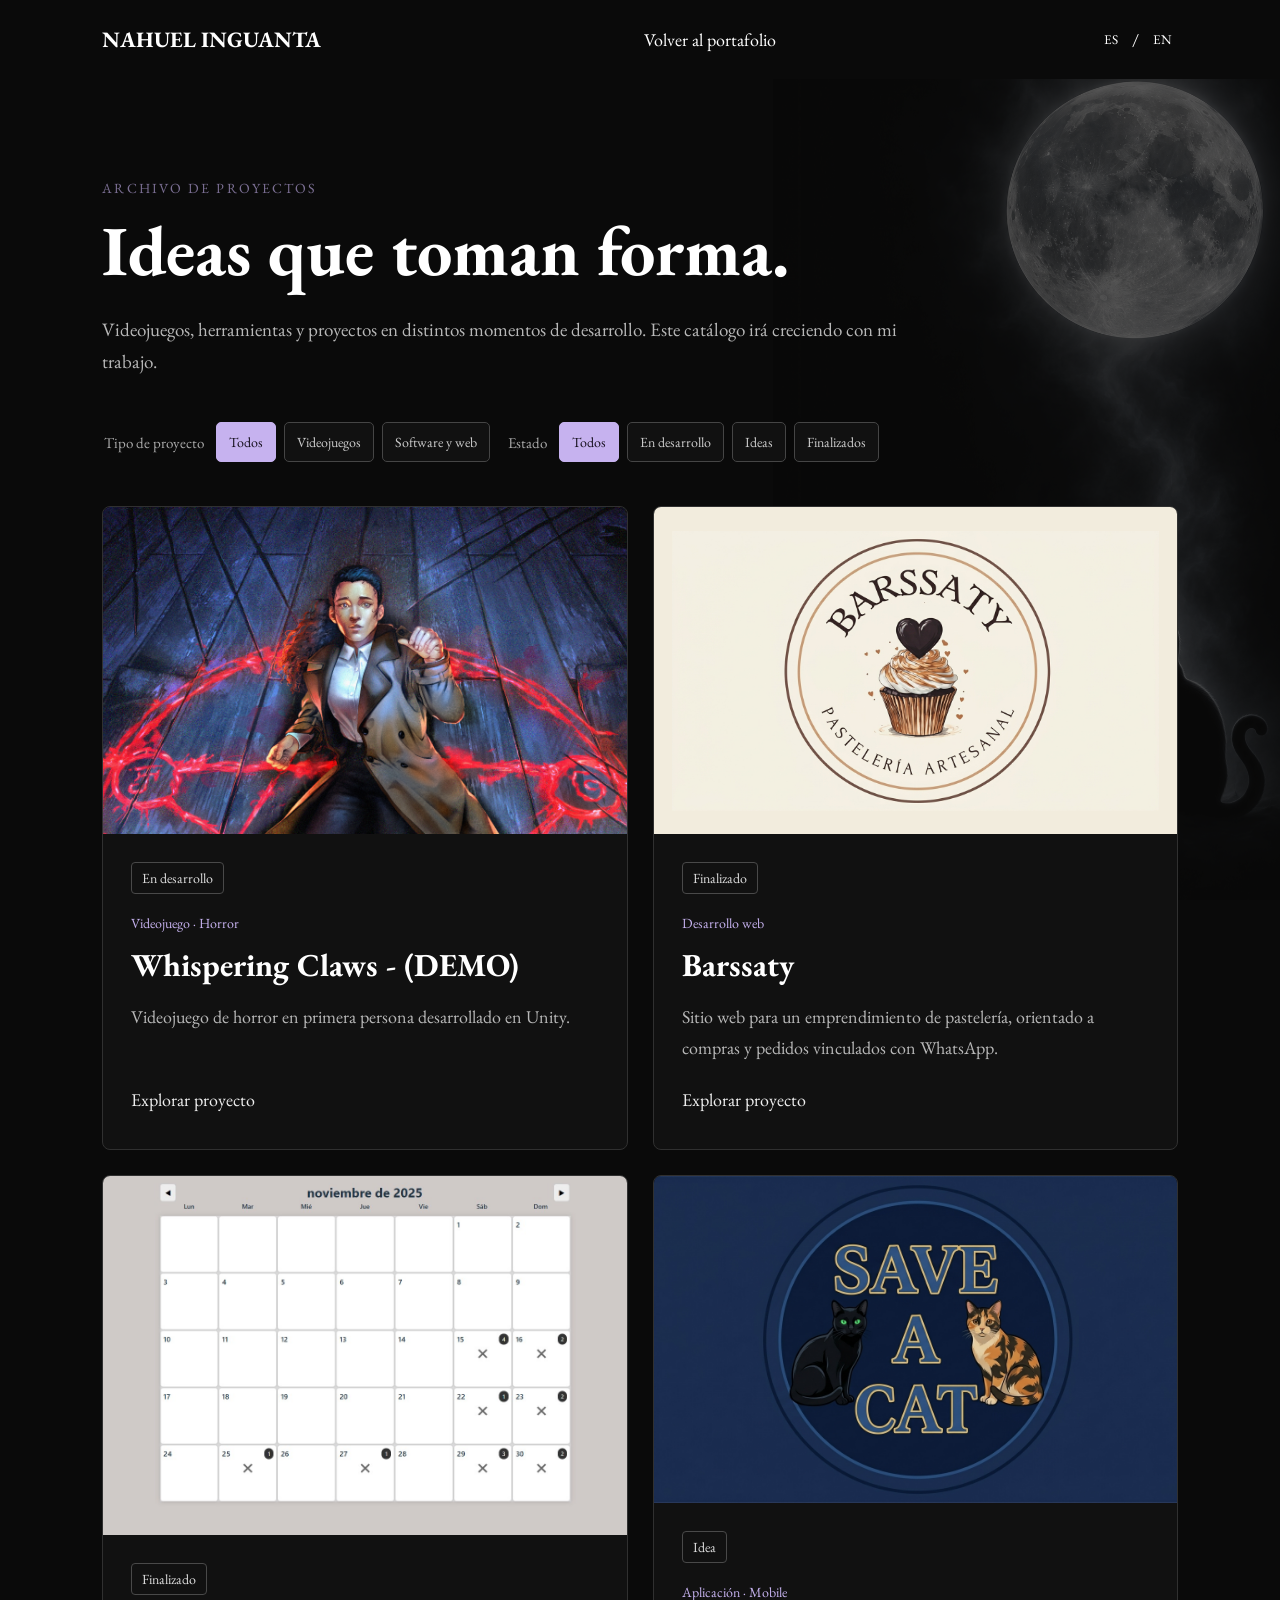
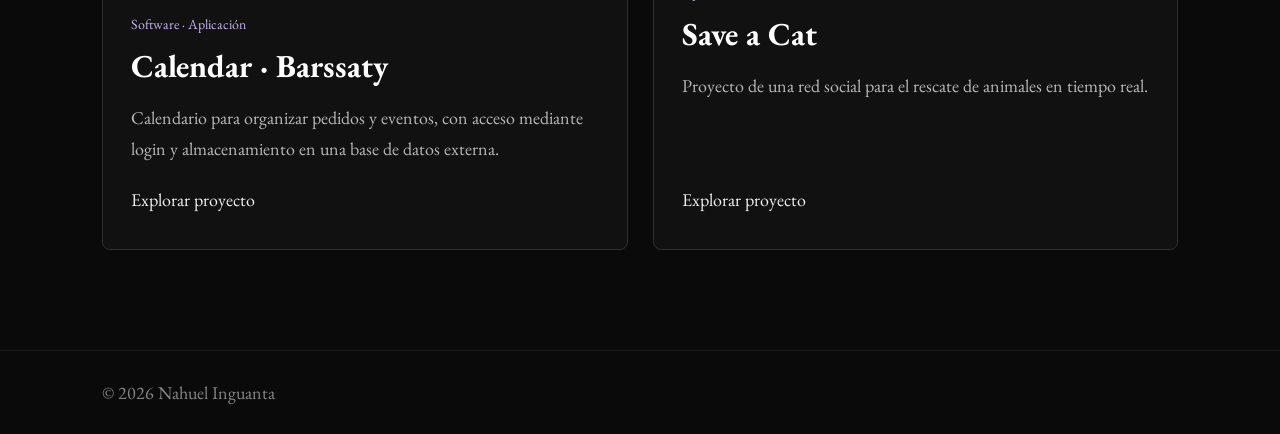
<file: projects.html>
<!DOCTYPE html>
<html lang="es">

    <head>
        <meta charset="UTF-8">
        <meta name="viewport" content="width=device-width, initial-scale=1.0">
        <title>Proyectos - Nahuel Inguanta</title>
        <link rel="preconnect" href="https://fonts.googleapis.com">
        <link rel="preconnect" href="https://fonts.gstatic.com" crossorigin>
        <link
            href="https://fonts.googleapis.com/css2?family=EB+Garamond:ital,wght@0,400;0,500;0,600;0,700;1,400;1,500&display=swap"
            rel="stylesheet"
        >
        <link rel="stylesheet" href="/style.css">
    </head>

    <body>

        <header>
            <nav>
                <a class="logo" href="/">NAHUEL INGUANTA</a>
                <div class="nav-links">
                    <a href="/" data-es="Volver al portafolio" data-en="Back to portfolio">
                        Volver al portafolio
                    </a>
                </div>
                <div class="language-switch">
                    <button id="lang-es" type="button">ES</button>
                    <span>/</span>
                    <button id="lang-en" type="button">EN</button>
                </div>
            </nav>
        </header>

        <main>

            <section class="catalog">
                <p class="eyebrow" data-es="Archivo de proyectos" data-en="Project archive">
                    Archivo de proyectos
                </p>
                <h1 data-es="Ideas que toman forma." data-en="Ideas taking shape.">
                    Ideas que toman forma.
                </h1>
                <p
                    class="experience-intro"
                    data-es="Videojuegos, herramientas y proyectos en distintos momentos de desarrollo. Este catálogo irá creciendo con mi trabajo."
                    data-en="Games, tools and projects at different stages of development. This catalog will grow alongside my work."
                >
                    Videojuegos, herramientas y proyectos en distintos momentos de desarrollo. Este catálogo irá creciendo con mi trabajo.
                </p>
                <div class="catalog-filters">
                    <div class="catalog-filter-row">
                        <p
                            id="category-filter-label"
                            class="filter-label"
                            data-es="Tipo de proyecto"
                            data-en="Project type"
                        >
                            Tipo de proyecto
                        </p>
                        <div
                            class="project-filters"
                            role="group"
                            aria-labelledby="category-filter-label"
                        >
                            <button
                                type="button"
                                data-filter-category="all"
                                aria-pressed="true"
                                data-es="Todos"
                                data-en="All"
                            >
                                Todos
                            </button>
                            <button
                                type="button"
                                data-filter-category="games"
                                aria-pressed="false"
                                data-es="Videojuegos"
                                data-en="Games"
                            >
                                Videojuegos
                            </button>
                            <button
                                type="button"
                                data-filter-category="software"
                                aria-pressed="false"
                                data-es="Software y web"
                                data-en="Software &amp; web"
                            >
                                Software y web
                            </button>
                        </div>
                    </div>
                    <div class="catalog-filter-row">
                        <p
                            id="status-filter-label"
                            class="filter-label"
                            data-es="Estado"
                            data-en="Status"
                        >
                            Estado
                        </p>
                        <div
                            class="project-filters"
                            role="group"
                            aria-labelledby="status-filter-label"
                        >
                            <button
                                type="button"
                                data-filter-status="all"
                                aria-pressed="true"
                                data-es="Todos"
                                data-en="All"
                            >
                                Todos
                            </button>
                            <button
                                type="button"
                                data-filter-status="development"
                                aria-pressed="false"
                                data-es="En desarrollo"
                                data-en="In development"
                            >
                                En desarrollo
                            </button>
                            <button
                                type="button"
                                data-filter-status="idea"
                                aria-pressed="false"
                                data-es="Ideas"
                                data-en="Ideas"
                            >
                                Ideas
                            </button>
                            <button
                                type="button"
                                data-filter-status="completed"
                                aria-pressed="false"
                                data-es="Finalizados"
                                data-en="Completed"
                            >
                                Finalizados
                            </button>
                        </div>
                    </div>
                </div>
                <p
                    id="catalog-empty"
                    class="catalog-empty"
                    role="status"
                    hidden
                    data-es="Todavía no hay proyectos para esta combinación de filtros. Probá con otro tipo o estado."
                    data-en="There are no projects for this filter combination yet. Try another type or status."
                >
                    Todavía no hay proyectos para esta combinación de filtros. Probá con otro tipo o estado.
                </p>
                <div class="catalog-grid">

                    <article
                        id="whispering-claws"
                        class="catalog-card"
                        data-category="games"
                        data-gallery="Images/Whispering_claws.jpg|Images/WhisperingClaws/Blocking_Exterior.png|Images/WhisperingClaws/Concept_Altar.png|Images/WhisperingClaws/Concept_Protagonista.jpeg|Images/WhisperingClaws/Environment_Onyx.png|Images/WhisperingClaws/Environment_Ruby.png|Images/WhisperingClaws/Environment1.png|Images/WhisperingClaws/Environment2.png"
                        data-status="development"
                    >
                        <div class="catalog-image">
                            <img
                                src="Images/Whispering_claws.jpg"
                                alt="Whispering Claws"
                                loading="lazy"
                            >
                        </div>
                        <div class="catalog-info">
                            <span
                                class="project-status"
                                data-es="En desarrollo"
                                data-en="In development"
                            >
                                En desarrollo
                            </span>
                            <p
                                class="catalog-category"
                                data-es="Videojuego · Horror"
                                data-en="Video game · Horror"
                            >
                                Videojuego · Horror
                            </p>
                            <h2>Whispering Claws - (DEMO)</h2>
                            <p
                                data-es="Videojuego de horror en primera persona desarrollado en Unity."
                                data-en="First-person horror game developed in Unity."
                            >
                                Videojuego de horror en primera persona desarrollado en Unity.
                            </p>
                            <button class="catalog-open" type="button" data-es="Explorar proyecto" data-en="Explore project">
                                Explorar proyecto
                            </button>

                            <template class="project-detail-content">
                                <!-- Editá estas secciones para ampliar la ficha, en ambos idiomas. -->
                                <section class="project-story-section">
                                    <h3 data-es="Sobre la demo" data-en="About the demo">Sobre la demo</h3>
                                    <p data-es="Whispering Claws es un videojuego de terror en primera persona desarrollado en Unity 6.4." data-en="Whispering Claws is a first-person horror game developed in Unity 6.4.">
                                        Whispering Claws es un videojuego de terror en primera persona desarrollado en Unity 6.4.
                                    </p>
                                    <p>
                                        <span data-es="El objetivo actual es completar la demo y lanzarla en" data-en="The current goal is to complete the demo and release it on">El objetivo actual es completar la demo y lanzarla en</span>
                                        <a
                                            class="project-platform"
                                            href="https://store.steampowered.com/app/5047720/Whispering_Claws/?beta=1"
                                            target="_blank"
                                            rel="noopener noreferrer"
                                        >Steam</a>.
                                    </p>
                                </section>
                                <section class="project-story-section">
                                    <h3 data-es="La historia" data-en="The story">La historia</h3>
                                    <p data-es="La historia sigue a Elinor Shanks, una reportera que regresa a su pueblo natal. Ese regreso es el punto de partida de Whispering Claws." data-en="The story follows Elinor Shanks, a reporter returning to her hometown. Her return is the starting point of Whispering Claws.">
                                        La historia sigue a Elinor Shanks, una reportera que regresa a su pueblo natal. Ese regreso es el punto de partida de Whispering Claws.
                                    </p>
                                </section>
                                <section class="project-story-section">
                                    <h3 data-es="Mi participación" data-en="My role">Mi participación</h3>
                                    <ul class="project-role-tags">
                                        <li data-es="Fundador y CEO" data-en="Founder &amp; CEO">Fundador y CEO</li>
                                        <li data-es="Líder de proyecto" data-en="Project lead">Líder de proyecto</li>
                                        <li data-es="Programador" data-en="Programmer">Programador</li>
                                    </ul>
                                    <p data-es="Como fundador y CEO de LunaSoft Studios, lidero el proyecto y participo en la programación de la demo." data-en="As the founder and CEO of LunaSoft Studios, I lead the project and contribute to programming the demo.">
                                        Como fundador y CEO de LunaSoft Studios, lidero el proyecto y participo en la programación de la demo.
                                    </p>
                                </section>
                            </template>
                        </div>
                    </article>

                    <article
                        id="barssaty"
                        class="catalog-card"
                        data-category="software"
                        data-gallery="Images/Barssaty.jpeg"
                        data-status="completed"
                    >
                        <div class="catalog-image">
                            <img src="Images/Barssaty.jpeg" alt="Barssaty" loading="lazy">
                        </div>
                        <div class="catalog-info">
                            <span class="project-status" data-es="Finalizado" data-en="Completed">
                                Finalizado
                            </span>
                            <p
                                class="catalog-category"
                                data-es="Desarrollo web"
                                data-en="Web development"
                            >
                                Desarrollo web
                            </p>
                            <h2>Barssaty</h2>
                            <p
                                data-es="Sitio web para un emprendimiento de pastelería, orientado a compras y pedidos vinculados con WhatsApp."
                                data-en="Website for a pastry business, focused on purchases and orders linked to WhatsApp."
                            >
                                Sitio web para un emprendimiento de pastelería, orientado a compras y pedidos vinculados con WhatsApp.
                            </p>
                            <button class="catalog-open" type="button" data-es="Explorar proyecto" data-en="Explore project">
                                Explorar proyecto
                            </button>

                            <template class="project-detail-content">
                                <h3 data-es="Sobre el proyecto" data-en="About the project">Sobre el proyecto</h3>
                                <p
                                    data-es="Sitio web para un emprendimiento de pastelería, orientado a compras y pedidos vinculados con WhatsApp."
                                    data-en="Website for a pastry business, focused on purchases and orders linked to WhatsApp."
                                >
                                    Sitio web para un emprendimiento de pastelería, orientado a compras y pedidos vinculados con WhatsApp.
                                </p>
                                <h3 data-es="Estado y disponibilidad" data-en="Status and availability">Estado y disponibilidad</h3>
                                <p
                                    data-es="El desarrollo está finalizado. Por decisión del dueño, el sitio todavía no está publicado en internet."
                                    data-en="Development is complete. At the owner’s request, the website has not been published online yet."
                                >
                                    El desarrollo está finalizado. Por decisión del dueño, el sitio todavía no está publicado en internet.
                                </p>
                            </template>
                        </div>
                    </article>

                    <article
                        id="calendar"
                        class="catalog-card"
                        data-category="software"
                        data-gallery="Images/Calendar.jpg"
                        data-status="completed"
                    >
                        <div class="catalog-image">
                            <img src="Images/Calendar.jpg" alt="Calendar · Barssaty" loading="lazy">
                        </div>
                        <div class="catalog-info">
                            <span class="project-status" data-es="Finalizado" data-en="Completed">
                                Finalizado
                            </span>
                            <p
                                class="catalog-category"
                                data-es="Software · Aplicación"
                                data-en="Software · Application"
                            >
                                Software · Aplicación
                            </p>
                            <h2>Calendar · Barssaty</h2>
                            <p
                                data-es="Calendario para organizar pedidos y eventos, con acceso mediante login y almacenamiento en una base de datos externa."
                                data-en="Calendar for organizing orders and events, with login access and external database storage."
                            >
                                Calendario para organizar pedidos y eventos, con acceso mediante login y almacenamiento en una base de datos externa.
                            </p>
                            <button class="catalog-open" type="button" data-es="Explorar proyecto" data-en="Explore project">
                                Explorar proyecto
                            </button>

                            <template class="project-detail-content">
                                <h3 data-es="Sobre el proyecto" data-en="About the project">Sobre el proyecto</h3>
                                <p
                                    data-es="Calendario para organizar los pedidos y eventos de Barssaty. Incluye acceso mediante login y almacenamiento en una base de datos externa."
                                    data-en="A calendar for organizing Barssaty orders and events. It includes login access and storage in an external database."
                                >
                                    Calendario para organizar los pedidos y eventos de Barssaty. Incluye acceso mediante login y almacenamiento en una base de datos externa.
                                </p>
                                <h3 data-es="Estado" data-en="Status">Estado</h3>
                                <p
                                    data-es="El desarrollo de la aplicación está finalizado."
                                    data-en="Application development is complete."
                                >
                                    El desarrollo de la aplicación está finalizado.
                                </p>
                            </template>
                        </div>
                    </article>

                    <article
                        id="save-a-cat"
                        class="catalog-card"
                        data-category="software"
                        data-gallery="Images/Save_a_cat.jpg"
                        data-status="idea"
                    >
                        <div class="catalog-image">
                            <img src="Images/Save_a_cat.jpg" alt="Save a Cat" loading="lazy">
                        </div>
                        <div class="catalog-info">
                            <span class="project-status" data-es="Idea" data-en="Idea">
                                Idea
                            </span>
                            <p
                                class="catalog-category"
                                data-es="Aplicación · Mobile"
                                data-en="Application · Mobile"
                            >
                                Aplicación · Mobile
                            </p>
                            <h2>Save a Cat</h2>
                            <p
                                data-es="Proyecto de una red social para el rescate de animales en tiempo real."
                                data-en="A social network project for real-time animal rescue."
                            >
                                Proyecto de una red social para el rescate de animales en tiempo real.
                            </p>
                            <button class="catalog-open" type="button" data-es="Explorar proyecto" data-en="Explore project">
                                Explorar proyecto
                            </button>

                            <template class="project-detail-content">
                                <h3 data-es="La idea" data-en="The idea">La idea</h3>
                                <p
                                    data-es="Save a Cat es una idea de aplicación para rescatar animales en tiempo real, con una red social para coordinar ayuda."
                                    data-en="Save a Cat is an app idea for real-time animal rescue, with a social network to coordinate help."
                                >
                                    Save a Cat es una idea de aplicación para rescatar animales en tiempo real, con una red social para coordinar ayuda.
                                </p>
                                <h3 data-es="Próximo paso" data-en="Next step">Próximo paso</h3>
                                <p
                                    data-es="El desarrollo todavía no comenzó. La intención es empezar a trabajar en la idea próximamente."
                                    data-en="Development has not started yet. The intention is to start working on the idea soon."
                                >
                                    El desarrollo todavía no comenzó. La intención es empezar a trabajar en la idea próximamente.
                                </p>
                            </template>
                        </div>
                    </article>

                    <article
                        id="2d-game"
                        class="catalog-card"
                        data-category="games"
                        data-status="idea"
                        data-catalog-hidden="true"
                        hidden
                    >
                        <div class="catalog-image">
                            <div class="catalog-placeholder" aria-hidden="true">
                                2D Game
                            </div>
                        </div>
                        <div class="catalog-info">
                            <span class="project-status" data-es="Idea" data-en="Idea">
                                Idea
                            </span>
                            <p
                                class="catalog-category"
                                data-es="Videojuego · Práctica"
                                data-en="Video game · Practice"
                            >
                                Videojuego · Práctica
                            </p>
                            <h2>2D Game</h2>
                            <p
                                data-es="Idea de práctica de un videojuego 2D a partir de un tutorial; pendiente de retomar."
                                data-en="A 2D game practice idea based on a tutorial, to be revisited later."
                            >
                                Idea de práctica de un videojuego 2D a partir de un tutorial; pendiente de retomar.
                            </p>
                        </div>
                    </article>
                </div>
            </section>
        </main>

        <footer>
            <p>© 2026 Nahuel Inguanta</p>
        </footer>
        <dialog id="catalog-project" class="catalog-project" aria-labelledby="catalog-project-title">
            <button id="catalog-project-close" class="catalog-project-close" type="button" aria-label="Cerrar proyecto">×</button>
            <div class="catalog-project-layout">
                <div class="catalog-project-media">
                    <img id="catalog-project-image" class="catalog-project-image" alt="">
                    <div id="catalog-project-gallery" class="catalog-project-gallery" role="group" aria-label="Imágenes del proyecto"></div>
                </div>
                <div class="catalog-project-copy">
                    <div class="catalog-project-heading">
                        <h2 id="catalog-project-title"></h2>
                        <div id="catalog-project-tags" class="catalog-project-tags"></div>
                    </div>
                    <div id="catalog-project-content"></div>
                </div>
            </div>
        </dialog>
        <script src="/catalog.js">
        </script>
    </body>
</html>
</file>
<file: style.css>
* {
    margin: 0;
    padding: 0;
    box-sizing: border-box;
}

html { scroll-behavior: smooth; }
:root {
    color-scheme: dark;
    --lunar-accent: #c6b2ef;
    --lunar-border: rgba(198,178,239,.3);
    --lunar-surface: rgba(198,178,239,.07);
}
section[id], .catalog-card[id], .career-item[id] { scroll-margin-top: 110px; }
body { font-family: "EB Garamond", Georgia, serif; font-size: 18px; background: #0a0a0a; color: #ffffff; }
button, input, textarea, select { font-family: inherit; }
a { color: inherit; text-decoration: none; }
ul { list-style: none; }
section { padding: 100px 8%; }
header { position: sticky; top: 0; z-index: 10; background: #0a0a0a; }
nav { padding: 25px 8%; display: flex; justify-content: space-between; align-items: center; }
.logo { font-weight: bold; 
    font-size: 22px;
}
.nav-links { display: flex; gap: 30px; }
.hero-content { max-width: 900px; padding: 100px 0; }
.eyebrow { text-transform: uppercase; letter-spacing: 0.15em; font-size: 14px; margin-bottom: 20px; opacity: 0.6; }
h1 { font-size: clamp(50px, 8vw, 100px); line-height: 0.95; margin-bottom: 30px; }
h2 { font-size: 50px; margin-bottom: 30px; }
.hero-description { max-width: 600px; font-size: 20px; line-height: 1.6; opacity: 0.7; }
.projects-grid { display: grid; grid-template-columns: repeat(2, 1fr); gap: 25px; margin-top: 50px; }
.project-card { border: 1px solid #292929; background: #111111; }
.project-image { height: 300px; display: flex; align-items: flex-end; padding: 25px; background: #202020; font-size: 25px; font-weight: bold; }
.project-info { padding: 25px; }
.project-category { font-size: 14px; opacity: 0.5; margin-bottom: 10px; }
.project-info h3 { font-size: 36px; margin-bottom: 10px; }
.project-info p { opacity: 0.6; }
#about { max-width: 1000px; }
#lunasoft { background: #111111; }
#contact { min-height: 500px; }
footer { padding: 30px 8%; border-top: 1px solid #292929; opacity: 0.5; }

/* Fondo continuo del contenido; la barra y el footer quedan fuera. */
main {
    position: relative;
    isolation: isolate;
}

main::before {
    content: "";
    position: absolute;
    z-index: -1;
    inset: 0 0 0 auto;
    width: min(55%, 1200px);
    background: url("./Images/moon-black-cat-v2.png") right center / auto min(100vh, 1672px) no-repeat fixed;
    opacity: .32;
    mask-image: linear-gradient(to right, transparent, black 45%), linear-gradient(to bottom, black 94%, transparent);
    mask-composite: intersect;
    pointer-events: none;
}

.hero {
    display: grid;
    grid-template-columns: minmax(0, 1.55fr) minmax(280px, 1fr);
    gap: 25px;
    align-items: stretch;
    padding-top: 45px;
    padding-bottom: 70px;
    padding-right: 18%;
}

.hero-content {
    max-width: none;
    padding: 45px 0;
}

.hero h1 { font-size: clamp(46px, 5.5vw, 78px); }
.hero .hero-description { font-size: 17px; }

.hero-photo {
    width: 100%;
    max-width: 390px;
    height: 460px;
    min-width: 0;
    overflow: hidden;
    margin-left: 0;
    border-radius: 12px;
    border: 1px solid #303030;
    box-shadow: 0 20px 60px rgba(0, 0, 0, .35);
}

.hero-button {
    display: inline-flex;
    align-items: center;
    min-height: 48px;
    padding: 0 24px;
    border: 1px solid #686868;
    border-radius: 6px;
    background: rgba(255, 255, 255, .04);
    transition: background 180ms ease, border-color 180ms ease;
}
.hero-button:hover { background: rgba(255, 255, 255, .12); border-color: #fff; }
.hero-actions, .hero-profile-actions { display: flex; flex-wrap: wrap; align-items: center; gap: 12px; }
.hero-actions .hero-button { white-space: nowrap; }
.hero-socials { display: flex; align-items: center; gap: 8px; }
.hero-social { display: inline-grid; place-items: center; width: 40px; height: 40px; border: 1px solid var(--lunar-border); border-radius: 6px; background: var(--lunar-surface); color: var(--lunar-accent); transition: background 180ms ease, border-color 180ms ease; }
.hero-social svg { display: block; width: 21px; height: 21px; }
.hero-social:hover { background: rgba(198,178,239,.16); border-color: var(--lunar-accent); }
.nav-links a { transition: color 180ms ease; }
.nav-links a:hover { color: #c2c2c2; }
.language-switch { display: flex; align-items: center; gap: 8px; }
.language-switch button { background: transparent; border: 0; color: inherit; padding: 6px; cursor: pointer; }
a:focus-visible, .language-switch button:focus-visible { outline: 2px solid #fff; outline-offset: 5px; }

.hero-photo img {
    display: block;
    width: 100%;
    height: 100%;
    object-fit: cover;
}


.projects-grid {
    grid-template-columns: repeat(3, minmax(0, 1fr));
    gap: 25px;
    overflow: visible;
}

.project-card {
    position: relative;
    overflow: visible;
    transition: transform 220ms ease, border-color 220ms ease, box-shadow 220ms ease;
}

.project-card:hover {
    transform: scale(1.025);
    border-color: #ffffff;
    box-shadow: 0 0 0 1px #ffffff, 0 0 22px rgba(255, 255, 255, .35);
    z-index: 1;
}

.project-image {
    position: relative;
    height: auto;
    aspect-ratio: 1232 / 706;
    padding: 0;
    display: block;
}

.project-image::after {
    content: "";
    position: absolute;
    inset: 0;
    pointer-events: none;
    box-shadow: inset 0 0 20px 8px rgba(0, 0, 0, 0.98);
}

.project-image img {
    display: block;
    width: 100%;
    height: 100%;
    object-fit: contain;
    object-position: center;
}

.project-info {
    position: relative;
    height: auto;
    display: block;
    opacity: 1;
    transform: none;
    transition: none;
}

@media (max-width: 760px) {
    nav { flex-wrap: wrap; gap: 20px; }
    .nav-links { order: 3; width: 100%; flex-wrap: wrap; gap: 16px 24px; }
    .hero { grid-template-columns: 1fr; padding-right: 8%; }
    main::before { width: 85%; opacity: .18; }
    .hero-photo { width: 100%; max-width: 358px; height: 360px; margin-left: 0; }
    .projects-grid { grid-template-columns: repeat(2, minmax(0, 1fr)); }
}

@media (max-width: 520px) {
    .projects-grid { grid-template-columns: 1fr; }
}

.hero-role{
    font-size: 20px;
}

/* Project gallery overlay */
body.lightbox-open { overflow: hidden; }
.project-lightbox {
    position: fixed;
    inset: 0;
    z-index: 100;
    display: grid;
    place-items: center;
    padding: clamp(12px, 3vw, 42px);
    background: rgba(0, 0, 0, 0);
    opacity: 0;
    visibility: hidden;
    transition: opacity 320ms ease, background 320ms ease, visibility 320ms;
}
.project-lightbox.is-open {
    opacity: 1;
    visibility: visible;
    background: rgba(0, 0, 0, .88);
    backdrop-filter: blur(8px);
}
.lightbox-panel {
    position: relative;
    width: min(92vw, 1800px);
    height: 84vh;
    display: grid;
    grid-template-columns: minmax(0, 1.65fr) minmax(360px, .85fr);
    gap: clamp(20px, 2.5vw, 40px);
    padding: clamp(24px, 4vw, 64px);
    border: 1px solid rgba(255,255,255,.14);
    background: #101010;
    box-shadow: 0 30px 120px rgba(0,0,0,.7);
    transform: translateY(24px) scale(.975);
    transition: transform 380ms cubic-bezier(.2,.8,.2,1);
    overflow: auto;
}
.project-lightbox.is-open .lightbox-panel { transform: translateY(0) scale(1); }
.lightbox-close {
    position: absolute;
    z-index: 2;
    top: 18px;
    right: 22px;
    width: 44px;
    height: 44px;
    border: 1px solid rgba(255,255,255,.22);
    border-radius: 50%;
    background: #181818;
    color: white;
    font-size: 30px;
    line-height: 1;
    cursor: pointer;
}
.lightbox-main-image {
    min-height: 0;
    display: grid;
    place-items: center;
    overflow: hidden;
    background: #080808;
    border: 1px solid #282828;
    cursor: zoom-in;
    touch-action: none;
}
.lightbox-main-image img { width: 100%; height: 100%; max-height: 100%; object-fit: contain; transform: translate3d(var(--pan-x, 0px), var(--pan-y, 0px), 0) scale(1); transform-origin: center; transition: transform 220ms ease; will-change: transform; }
.lightbox-main-image.is-zoomed { cursor: zoom-out; }
.lightbox-main-image.is-zoomed img { transform: translate3d(var(--pan-x, 0px), var(--pan-y, 0px), 0) scale(1.7); transition: transform 100ms ease-out; }
.lightbox-main-image.is-dragging { cursor: grabbing; }
.lightbox-main-image.is-dragging img { transition: none; }
.lightbox-details { min-width: 0; min-height: 0; display: flex; flex-direction: column; justify-content: flex-start; padding: 48px 0 8px; overflow-y: auto; }
.lightbox-category { color: #aaa; font-size: 14px; letter-spacing: .14em; text-transform: uppercase; }
.lightbox-details h2 { margin: 14px 48px 16px 0; font-size: clamp(30px, 3.2vw, 52px); line-height: 1.05; }
.lightbox-details p { max-width: 560px; color: #b7b7b7; font-size: 16px; line-height: 1.65; }
.lightbox-gallery { display: grid; grid-template-columns: repeat(3, minmax(0, 1fr)); align-items: start; gap: 12px; padding: 24px 0 8px; }
.gallery-thumb { width: 100%; aspect-ratio: 16 / 10; padding: 0; overflow: hidden; border: 1px solid #383838; background: #080808; opacity: .75; cursor: pointer; transition: opacity .2s, border-color .2s; }
.gallery-thumb img { display: block; width: 100%; height: 100%; object-fit: contain; }
.gallery-thumb:hover, .gallery-thumb.is-selected { opacity: 1; border-color: white; }
.lightbox-actions { display: flex; flex-wrap: wrap; gap: 12px; margin-top: 20px; }
.lightbox-action { display: inline-flex; align-items: center; justify-content: center; min-height: 48px; padding: 0 20px; border: 1px solid #555; font-size: 15px; font-weight: 700; letter-spacing: .04em; text-transform: uppercase; transition: background .2s, color .2s, border-color .2s; }
.lightbox-action:hover { background: white; color: #111; border-color: white; }
.github-action[hidden] { display: none; }
.lightbox-close:focus-visible, .gallery-thumb:focus-visible, .lightbox-action:focus-visible { outline: 2px solid white; outline-offset: 3px; }
@media (max-width: 760px) {
    .lightbox-panel { width: 96vw; height: 90vh; grid-template-columns: 1fr; grid-template-rows: minmax(240px, 42vh) auto; gap: 12px; padding: 62px 22px 24px; }
    .lightbox-details { padding: 8px 0; overflow: visible; }
    .lightbox-details h2 { font-size: 32px; }
    .lightbox-gallery { padding-top: 18px; }
}
@media (prefers-reduced-motion: reduce) {
    html { scroll-behavior: auto; }
    .project-lightbox, .lightbox-panel, .gallery-thumb, .lightbox-action { transition-duration: .01ms; }
}

/* Experiencia: áreas de trabajo y recorrido verificable. */
.experience { padding-top: 60px; }
.experience h2 { margin-bottom: 22px; }
.experience-intro { max-width: 830px; color: #b8b8b8; font-size: 19px; line-height: 1.7; }
.experience-grid { display: grid; grid-template-columns: repeat(2, minmax(0, 1fr)); gap: 20px; margin-top: 38px; }
.experience-card { padding: 30px; background: rgba(17,17,17,.92); border: 1px solid #303030; border-radius: 10px; }
.experience-number { display: block; margin-bottom: 24px; font-size: 14px; letter-spacing: .12em; color: #858585; }
.experience-card h3 { font-size: 25px; margin-bottom: 14px; }
.experience-card p { max-width: 620px; font-size: 16px; line-height: 1.7; color: #b8b8b8; }
.experience-tools { display: flex; flex-wrap: wrap; gap: 8px; margin-top: 24px; }
.experience-tools li { padding: 7px 10px; border: 1px solid #353535; border-radius: 4px; color: #d0d0d0; font-size: 14px; line-height: 1.2; }
.career { margin-top: 54px; max-width: 1080px; }
.career > h3 { font-size: 26px; margin-bottom: 28px; }
.career-list { list-style: none; }
.career-item { display: grid; grid-template-columns: 190px minmax(0, 1fr); gap: 32px; padding: 24px 0 24px 24px; border-left: 1px solid #515151; position: relative; }
.career-item::before { content: ""; position: absolute; top: 30px; left: -4px; width: 7px; height: 7px; border-radius: 50%; background: #a8a8a8; }
.career-date { color: #999; font-size: 15px; line-height: 1.6; }
.career-company { font-size: 14px; letter-spacing: .05em; color: #adadad; margin-bottom: 9px; }
.career-item h4 { font-size: 20px; line-height: 1.4; margin-bottom: 10px; }
.career-item div > p:last-child { color: #b1b1b1; line-height: 1.7; font-size: 15px; }
.career-responsibilities { list-style: disc; padding-left: 18px; color: #b1b1b1; font-size: 15px; line-height: 1.7; }
.career-responsibilities li + li { margin-top: 10px; }
.career-history { margin-top: 20px; }
.career-history summary, .catalog-gallery summary { width: fit-content; cursor: pointer; color: #d0d0d0; padding: 12px 0; line-height: 1.5; }
.career-history[open] summary { margin-bottom: 14px; }
summary:focus-visible, .project-filters button:focus-visible { outline: 2px solid #fff; outline-offset: 5px; }
.more-projects-card { min-height: 310px; display: flex; flex-direction: column; justify-content: center; padding: 32px; border: 1px dashed #5a5a5a; background: rgba(17,17,17,.85); transition: border-color 180ms ease, background 180ms ease; }
.more-projects-card:hover { background: #191919; border-color: #ccc; }
.more-projects-card .eyebrow { margin-bottom: 18px; }
.more-projects-card h3 { font-size: 32px; margin-bottom: 18px; }
.more-projects-card p { color: #b8b8b8; line-height: 1.6; }
.more-projects-arrow { margin-top: 26px; font-size: 28px; }
.catalog h1 { max-width: 960px; font-size: clamp(42px, 5.5vw, 78px); }
.catalog-filters { display: flex; align-items: center; gap: 18px; margin: 36px 0; padding: 8px 2px; overflow-x: auto; }
.catalog-filter-row { display: flex; align-items: center; gap: 12px; flex-shrink: 0; }
.filter-label { color: #aaa; font-size: 15px; white-space: nowrap; }
.project-filters { display: flex; gap: 10px; }
.project-filters button { white-space: nowrap; }
.catalog-empty { padding: 24px; border: 1px dashed #494949; border-radius: 8px; color: #b8b8b8; line-height: 1.7; }
.catalog-empty[hidden] { display: none; }
.project-filters button { cursor: pointer; border: 1px solid #454545; border-radius: 5px; background: #111; color: #ccc; padding: 12px 18px; font: inherit; font-size: 14px; }
.project-filters button[aria-pressed="true"] { background: #eee; color: #111; border-color: #eee; }
.catalog-filters .project-filters { gap: 8px; }
.catalog-filters .project-filters button { padding: 10px 12px; font-size: 14px; }
.catalog-grid { display: grid; grid-template-columns: repeat(2, minmax(0, 1fr)); gap: 25px; align-items: start; }
.catalog-card { position: relative; background: #111; border: 1px solid #303030; overflow: hidden; border-radius: 8px; cursor: pointer; transition: transform 220ms ease, border-color 220ms ease, box-shadow 220ms ease; }
.catalog-card:hover, .catalog-card:focus-within { transform: scale(1.025); border-color: #fff; box-shadow: 0 0 0 1px #fff, 0 0 22px rgba(255,255,255,.35); z-index: 1; }
.catalog-open { margin-top: 22px; padding: 10px 0; border: 0; background: transparent; color: #eee; font: inherit; text-align: left; cursor: pointer; }
.catalog-open:focus-visible { outline: 2px solid white; outline-offset: 4px; }
.catalog-card[hidden] { display: none; }
.catalog-image { aspect-ratio: 1232 / 706; background: #090909; }
.catalog-image img { display: block; width: 100%; height: 100%; object-fit: contain; }
.catalog-placeholder { height: 100%; display: grid; place-items: center; font-size: clamp(24px, 3vw, 42px); letter-spacing: -.03em; color: #aaa; background: radial-gradient(ellipse at top right, #292929, #111 70%); }
.catalog-info { padding: 28px; }
.project-status { display: inline-block; padding: 6px 10px; border: 1px solid #494949; border-radius: 4px; font-size: 14px; margin-bottom: 20px; color: #ddd; }
.catalog-category { color: #999; font-size: 14px; margin-bottom: 12px; }
.catalog-info h2 { font-size: 32px; margin-bottom: 16px; }
.catalog-info > p:last-of-type { color: #b8b8b8; line-height: 1.7; }
.catalog-gallery { margin-top: 16px; }
.catalog-gallery > div { display: grid; grid-template-columns: repeat(2, minmax(0,1fr)); gap: 10px; }
.catalog-gallery img { display: block; width: 100%; aspect-ratio: 16/10; object-fit: contain; background: #080808; }
.catalog-link { display: inline-block; margin-top: 24px; border-bottom: 1px solid #777; padding-bottom: 4px; }
/* Vista amplia del proyecto: galería y contenido independiente de las tarjetas. */
.catalog-project { width: min(94vw, 1800px); height: 90vh; height: 90dvh; max-width: none; max-height: none; margin: auto; padding: clamp(24px, 3vw, 54px); border: 1px solid #444; border-radius: 12px; background: #101010; color: #eee; overflow-y: auto; box-shadow: 0 30px 120px rgba(0,0,0,.7); }
.catalog-project::backdrop { background: rgba(0,0,0,.88); backdrop-filter: blur(8px); }
.catalog-project-close { position: sticky; top: 0; z-index: 2; display: block; margin: 0 0 18px auto; width: 44px; height: 44px; border: 1px solid #555; border-radius: 50%; background: #181818; color: white; font-size: 30px; cursor: pointer; }
.catalog-project-layout { display: grid; grid-template-columns: minmax(0,1.4fr) minmax(0,1fr); gap: clamp(24px, 3vw, 54px); align-items: start; }
.catalog-project-media { min-width: 0; }
.catalog-project-image { display: block; width: 100%; height: 44vh; object-fit: contain; background: #080808; border: 1px solid #282828; }
.catalog-project-gallery { display: grid; grid-template-columns: repeat(4,minmax(0,1fr)); gap: 12px; margin-top: 18px; }
.catalog-project-copy { min-width: 0; padding-bottom: 30px; }
.catalog-project-heading h2 { font-size: clamp(28px,3.4vw,56px); line-height: 1.1; margin: 0 0 22px; text-transform: uppercase; }
.catalog-project-copy h3 { font-size: 21px; margin: 28px 0 12px; }
.catalog-project-copy p { color: #b8b8b8; line-height: 1.8; }
.catalog-project-close:focus-visible { outline: 2px solid white; outline-offset: 4px; }
@media (max-width: 900px) {
    .catalog-project-layout { grid-template-columns: 1fr; }
    .catalog-project-image { height: 42vh; }
    .catalog-project-gallery { grid-template-columns: repeat(3,minmax(0,1fr)); }
}
@media (prefers-reduced-motion: reduce) {
    .catalog-card { transition: none; }
    .catalog-card:hover, .catalog-card:focus-within { transform: none; }
}
@media (max-width: 760px) {
    section[id], .catalog-card[id], .career-item[id] { scroll-margin-top: 155px; }
    .experience { padding-top: 40px; }
    .experience-grid, .catalog-grid { grid-template-columns: 1fr; }
    .experience-card, .catalog-info { padding: 24px; }
    .experience-intro { font-size: 17px; }
    .career-item { grid-template-columns: 1fr; gap: 10px; padding-left: 20px; }
    .more-projects-card { min-height: 260px; padding: 25px; }
}

/* Consulta breve con respuesta dentro del mismo cuadro. */
.contact > p { max-width: 760px; line-height: 1.7; color: #b8b8b8; }
.contact-form { max-width: 900px; margin-top: 20px; padding: 32px; border: 1px solid #353535; border-radius: 12px; background: rgba(17,17,17,.95); }
.contact-fields { display: grid; grid-template-columns: repeat(2, minmax(0,1fr)); gap: 24px; }
.contact-field { min-width: 0; }
.contact-field-wide { grid-column: 1 / -1; }
.contact-field label { display: block; margin-bottom: 10px; font-size: 14px; font-weight: 600; }
.contact-required { color: #ff8585; }
.contact-field input, .contact-field textarea { display: block; width: 100%; padding: 13px 14px; border: 1px solid #555; border-radius: 6px; background: #0c0c0c; color: #eee; font: inherit; font-size: 16px; line-height: 1.5; }
.contact-field textarea { resize: vertical; min-height: 145px; }
.contact-field input:focus, .contact-field textarea:focus { outline: 2px solid #aaa; outline-offset: 2px; border-color: #aaa; }
.contact-hint { margin-top: 8px; font-size: 14px; line-height: 1.6; color: #aaa; }
.contact-honeypot { display: none; }
.contact-submit-row { display: flex; align-items: center; flex-wrap: wrap; gap: 18px; margin-top: 28px; }
.contact-submit { min-height: 48px; padding: 12px 24px; border: 1px solid #ddd; border-radius: 6px; background: #eee; color: #111; font: inherit; font-weight: 600; cursor: pointer; }
.contact-submit:hover { background: #fff; }
.contact-submit:disabled { opacity: .65; cursor: wait; }
.contact-submit:focus-visible { outline: 2px solid #fff; outline-offset: 4px; }
.contact-privacy { font-size: 14px; color: #aaa; line-height: 1.6; }
.contact-status { margin-top: 22px; padding: 15px 18px; border: 1px solid #555; border-radius: 6px; line-height: 1.6; font-size: 14px; }
.contact-status[data-state="success"] { color: #ceebd6; background: #16231a; border-color: #54785d; }
.contact-status[data-state="error"], .contact-status[data-state="activation"] { color: #f5d4cb; background: #2b1c19; border-color: #8d6258; }
@media (max-width: 760px) {
    .contact-form { padding: 22px; }
    .contact-fields { grid-template-columns: 1fr; gap: 20px; }
    .contact-submit { width: 100%; }
}

/* Acento lunar: superficies oscuras y pequeños detalles violeta. */
.eyebrow, .experience-number, .catalog-category, .lightbox-category { color: var(--lunar-accent); }
.nav-links a:hover, .catalog-open:hover, .project-link { color: var(--lunar-accent); }
.hero-button, .more-projects-card, .experience-card { border-color: var(--lunar-border); }
.hero-button:hover, .more-projects-card:hover { background: var(--lunar-surface); border-color: var(--lunar-accent); }
.experience-tools li { color: #d5c8ed; border-color: var(--lunar-border); background: var(--lunar-surface); }
.project-filters button[aria-pressed="true"] { background: var(--lunar-accent); border-color: var(--lunar-accent); color: #17111f; }
.contact-submit { background: var(--lunar-accent); border-color: var(--lunar-accent); }
.contact-submit:hover { background: #d5c4f5; }
.contact-field input:focus, .contact-field textarea:focus { outline-color: var(--lunar-accent); border-color: var(--lunar-accent); }
.gallery-thumb.is-selected, .gallery-thumb:hover { border-color: var(--lunar-accent); box-shadow: 0 0 12px rgba(198,178,239,.18); }
.catalog-project { border-color: var(--lunar-border); }
.catalog-project-heading { padding-bottom: 28px; margin-bottom: 28px; border-bottom: 1px solid var(--lunar-border); }
.catalog-project-tags, .project-role-tags { display: flex; flex-wrap: wrap; gap: 10px; }
.project-tag, .project-role-tags li { padding: 7px 12px; border: 1px solid var(--lunar-border); border-radius: 5px; color: #d9d2e7; font-size: 15px; }
.project-tag-status { background: var(--lunar-surface); color: var(--lunar-accent); }
.project-story-section { padding: 0; margin: 0 0 28px; }
.project-story-section:first-child h3 { margin-top: 0; }
.project-story-section p + p { margin-top: 16px; }
.project-role-tags { margin: 0 0 16px; }
.project-platform, .project-story-section a { color: var(--lunar-accent); }
.project-story-section a { text-decoration: underline; text-underline-offset: 4px; }
/* Portadas con el mismo marco; la vista ampliada conserva la imagen completa. */
.project-image, .catalog-image { aspect-ratio: 16 / 10; }
.project-image img, .catalog-image img { object-fit: cover; }
.project-image .barssaty-image, .catalog-image img[alt="Barssaty"] { object-fit: contain; padding: 18px; background: #f2ecdd; }
.catalog-grid { align-items: stretch; }
.catalog-card { display: flex; flex-direction: column; }
.catalog-info { flex: 1; display: flex; flex-direction: column; align-items: flex-start; }
.catalog-open { margin-top: auto; padding-top: 24px; }
@media (max-width: 900px) {
    .catalog-project-heading h2 { margin-right: 0; }
    .catalog-project-image { height: 36vh; }
}

/* EB Garamond: aire clásico con tamaños cómodos para la lectura. */
.hero h1 { line-height: 1.04; }
.contact-field label { font-size: 16px; }
.catalog-project-copy p, .lightbox-details p, .experience-card p { font-size: 18px; }
</file>
